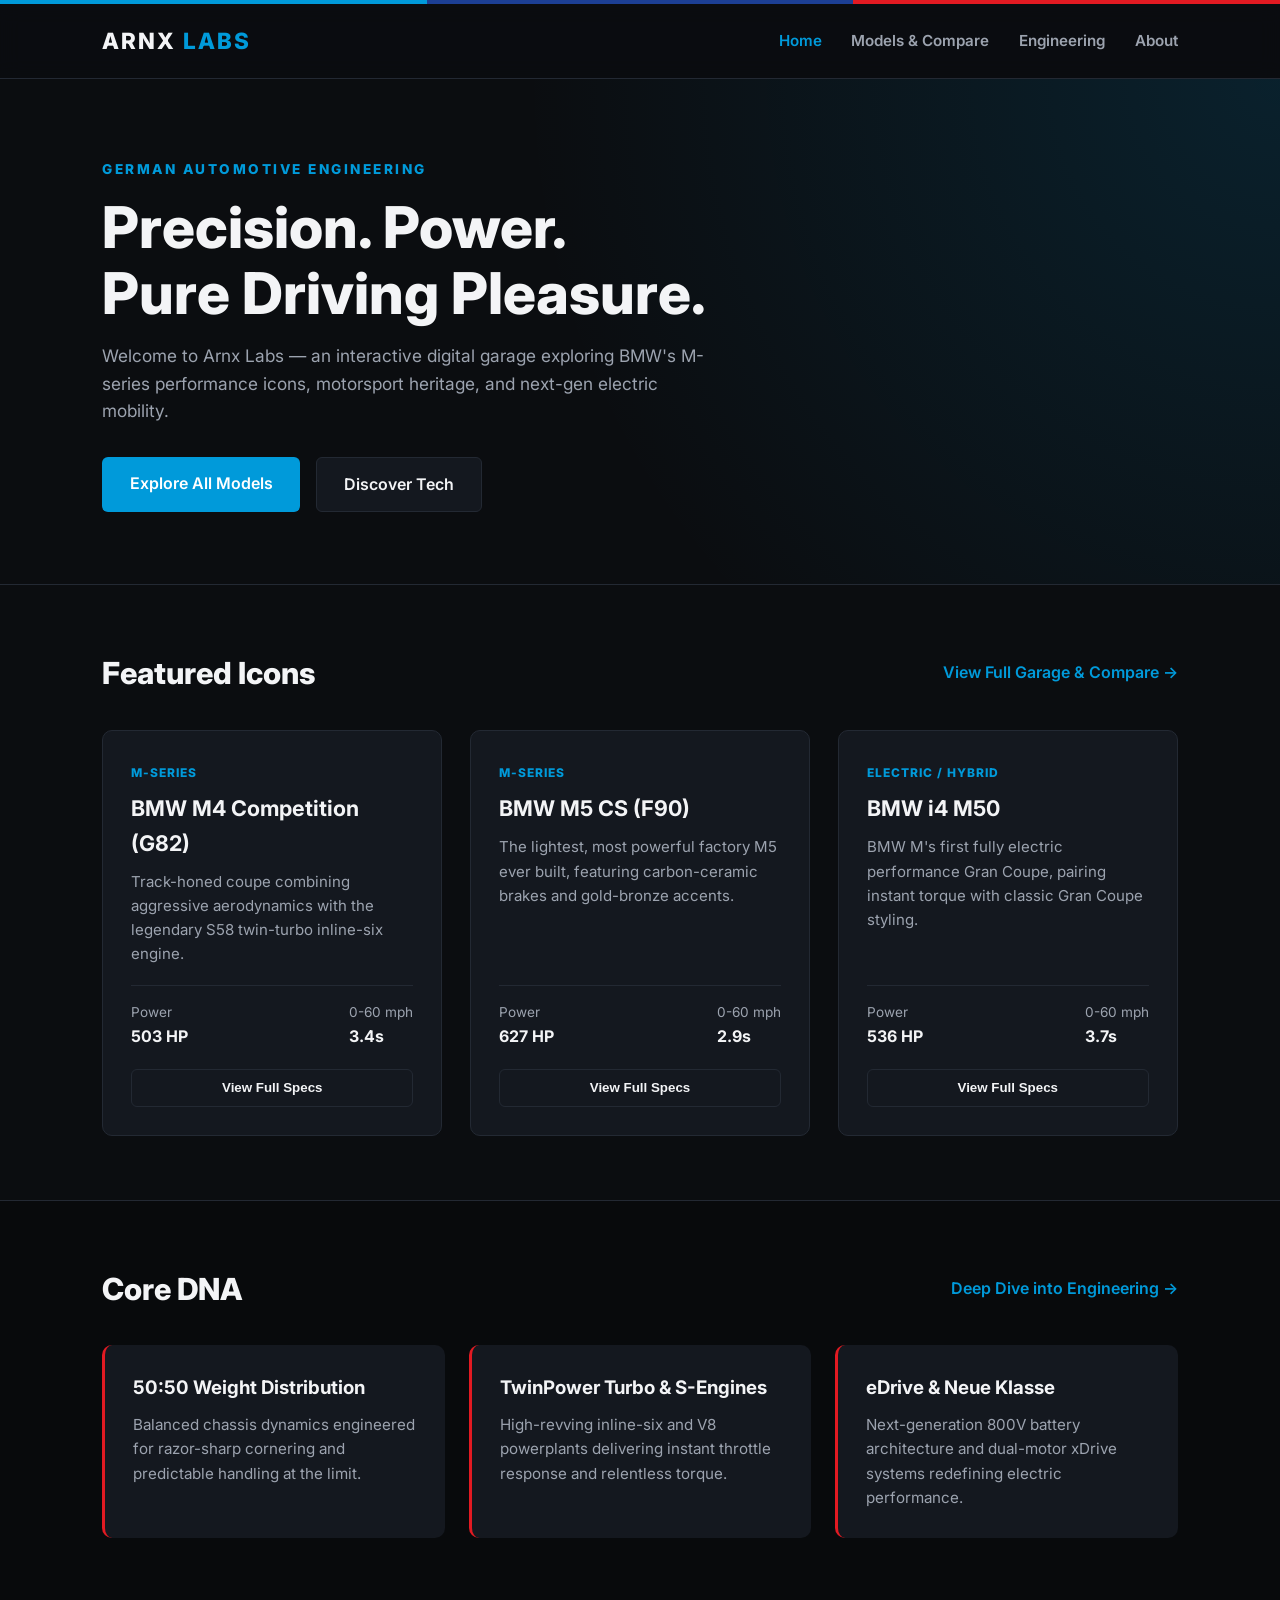
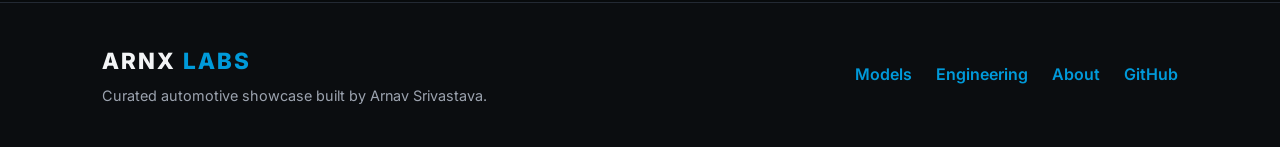
<file: index.html>
<!DOCTYPE html>
<html lang="en">
<head>
  <meta charset="UTF-8">
  <meta name="viewport" content="width=device-width, initial-scale=1.0">
  <title>Arnx Labs | BMW Engineering, M-Series & Automotive Showcase</title>
  <meta name="description" content="Arnx Labs — Diving deep into BMW's automotive innovation, M-series performance, electric mobility, and German engineering.">
  <meta name="keywords" content="Arnx Labs, BMW, BMW M4, BMW M5, BMW i8, German Engineering, BMW Specs">
  <meta name="author" content="Arnav Srivastava">
  <link rel="canonical" href="https://shrivastavarnav27-wq.github.io/Arnx-labs/">
  <link rel="preconnect" href="https://fonts.googleapis.com">
  <link rel="preconnect" href="https://fonts.gstatic.com" crossorigin>
  <link href="https://fonts.googleapis.com/css2?family=Inter:wght@400;600;800&display=swap" rel="stylesheet">
  <link rel="stylesheet" href="style.css">
</head>
<body>

  <div class="m-stripe">
    <span class="stripe-light-blue"></span>
    <span class="stripe-dark-blue"></span>
    <span class="stripe-red"></span>
  </div>

  <header class="navbar">
    <a href="index.html" class="logo">ARNX <span>LABS</span></a>
    <nav>
      <a href="index.html" class="active">Home</a>
      <a href="models.html">Models & Compare</a>
      <a href="engineering.html">Engineering</a>
      <a href="about.html">About</a>
    </nav>
  </header>

  <section class="hero">
    <div class="hero-content">
      <p class="tagline">GERMAN AUTOMOTIVE ENGINEERING</p>
      <h1>Precision. Power.<br>Pure Driving Pleasure.</h1>
      <p class="hero-desc">
        Welcome to Arnx Labs — an interactive digital garage exploring BMW's M-series performance icons, motorsport heritage, and next-gen electric mobility.
      </p>
      <div class="hero-actions">
        <a href="models.html" class="btn-primary">Explore All Models</a>
        <a href="engineering.html" class="btn-secondary">Discover Tech</a>
      </div>
    </div>
  </section>

  <!-- Featured Highlights -->
  <section class="container">
    <div class="section-header">
      <h2>Featured Icons</h2>
      <a href="models.html" class="view-all-link">View Full Garage & Compare &rarr;</a>
    </div>
    <div class="car-grid" id="featuredGrid"></div>
  </section>

  <!-- Quick Engineering Preview -->
  <section class="engineering-section">
    <div class="container">
      <div class="section-header">
        <h2>Core DNA</h2>
        <a href="engineering.html" class="view-all-link">Deep Dive into Engineering &rarr;</a>
      </div>
      <div class="pillars-grid">
        <div class="pillar-card">
          <h3>50:50 Weight Distribution</h3>
          <p>Balanced chassis dynamics engineered for razor-sharp cornering and predictable handling at the limit.</p>
        </div>
        <div class="pillar-card">
          <h3>TwinPower Turbo & S-Engines</h3>
          <p>High-revving inline-six and V8 powerplants delivering instant throttle response and relentless torque.</p>
        </div>
        <div class="pillar-card">
          <h3>eDrive & Neue Klasse</h3>
          <p>Next-generation 800V battery architecture and dual-motor xDrive systems redefining electric performance.</p>
        </div>
      </div>
    </div>
  </section>

  <footer>
    <div class="container footer-content">
      <div>
        <div class="logo">ARNX <span>LABS</span></div>
        <p>Curated automotive showcase built by Arnav Srivastava.</p>
      </div>
      <div class="footer-links">
        <a href="models.html">Models</a>
        <a href="engineering.html">Engineering</a>
        <a href="about.html">About</a>
        <a href="https://github.com/shrivastavarnav27-wq/Arnx-labs" target="_blank" rel="noopener noreferrer">GitHub</a>
      </div>
    </div>
  </footer>

  <!-- Spec Modal -->
  <div id="specModal" class="modal">
    <div class="modal-content">
      <span class="close-btn">&times;</span>
      <span id="modalCategory" class="badge"></span>
      <h2 id="modalTitle"></h2>
      <p id="modalDesc"></p>
      <div class="specs-table" id="modalSpecs"></div>
    </div>
  </div>

  <script src="script.js"></script>
</body>
</html>
</file>
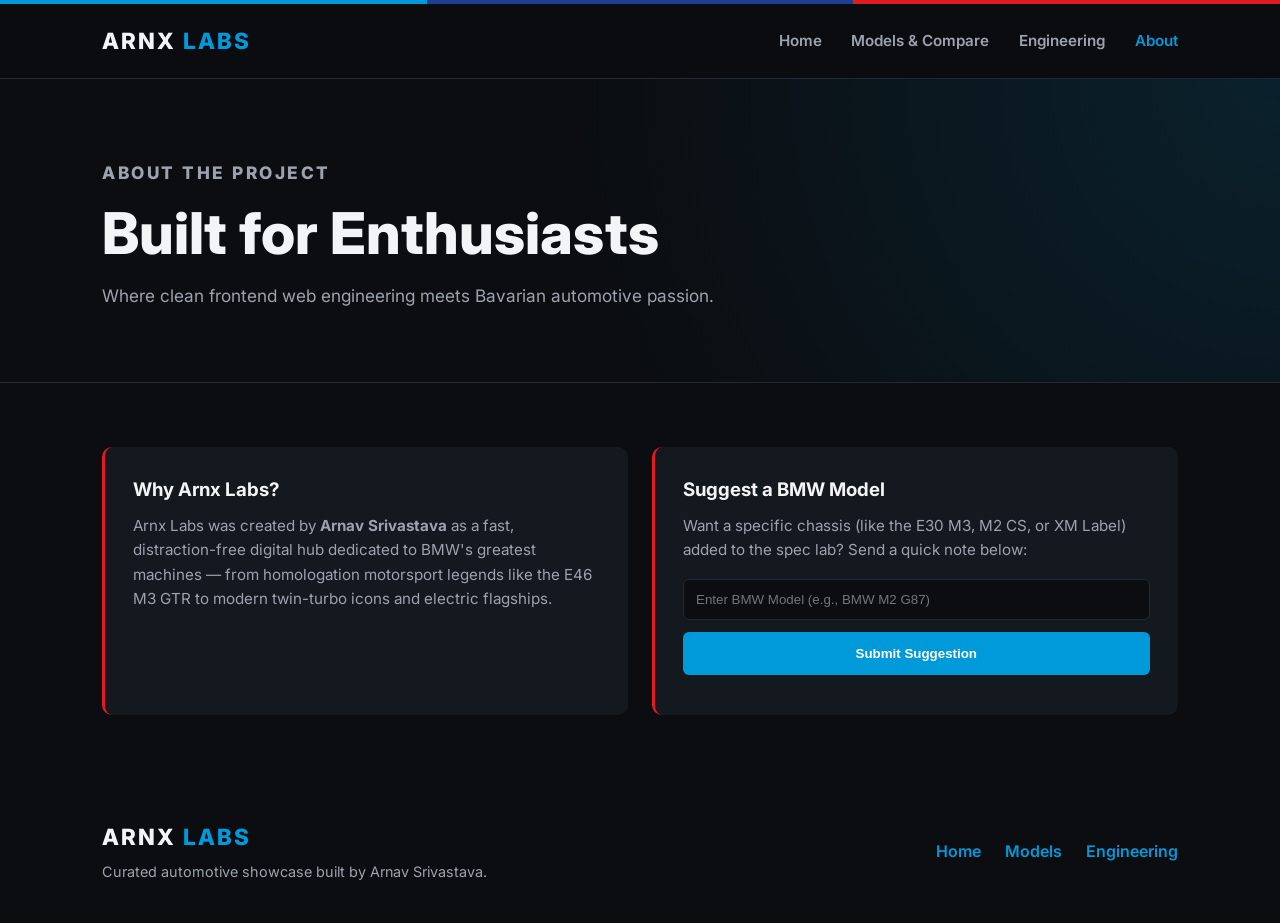
<file: about.html>
<!DOCTYPE html>
<html lang="en">
<head>
  <meta charset="UTF-8">
  <meta name="viewport" content="width=device-width, initial-scale=1.0">
  <title>About Arnx Labs | BMW Automotive Showcase</title>
  <meta name="description" content="Learn about Arnx Labs, created by Arnav Srivastava to celebrate BMW engineering, motorsport history, and web innovation.">
  <link href="https://fonts.googleapis.com/css2?family=Inter:wght@400;600;800&display=swap" rel="stylesheet">
  <link rel="stylesheet" href="style.css">
</head>
<body>

  <div class="m-stripe">
    <span class="stripe-light-blue"></span>
    <span class="stripe-dark-blue"></span>
    <span class="stripe-red"></span>
  </div>

  <header class="navbar">
    <a href="index.html" class="logo">ARNX <span>LABS</span></a>
    <nav>
      <a href="index.html">Home</a>
      <a href="models.html">Models & Compare</a>
      <a href="engineering.html">Engineering</a>
      <a href="about.html" class="active">About</a>
    </nav>
  </header>

  <section class="page-banner">
    <p class="tagline">ABOUT THE PROJECT</p>
    <h1>Built for Enthusiasts</h1>
    <p>Where clean frontend web engineering meets Bavarian automotive passion.</p>
  </section>

  <section class="container about-grid">
    <div class="pillar-card">
      <h3>Why Arnx Labs?</h3>
      <p>
        Arnx Labs was created by <strong>Arnav Srivastava</strong> as a fast, distraction-free digital hub dedicated to BMW's greatest machines — from homologation motorsport legends like the E46 M3 GTR to modern twin-turbo icons and electric flagships.
      </p>
    </div>

    <div class="pillar-card">
      <h3>Suggest a BMW Model</h3>
      <p>Want a specific chassis (like the E30 M3, M2 CS, or XM Label) added to the spec lab? Send a quick note below:</p>
      <form id="feedbackForm" class="feedback-form">
        <input type="text" id="modelSuggestion" placeholder="Enter BMW Model (e.g., BMW M2 G87)" required>
        <button type="submit" class="btn-primary">Submit Suggestion</button>
        <p id="formStatus" class="form-status"></p>
      </form>
    </div>
  </section>

  <footer>
    <div class="container footer-content">
      <div>
        <div class="logo">ARNX <span>LABS</span></div>
        <p>Curated automotive showcase built by Arnav Srivastava.</p>
      </div>
      <div class="footer-links">
        <a href="index.html">Home</a>
        <a href="models.html">Models</a>
        <a href="engineering.html">Engineering</a>
      </div>
    </div>
  </footer>

  <script src="script.js"></script>
</body>
</html>
</file>
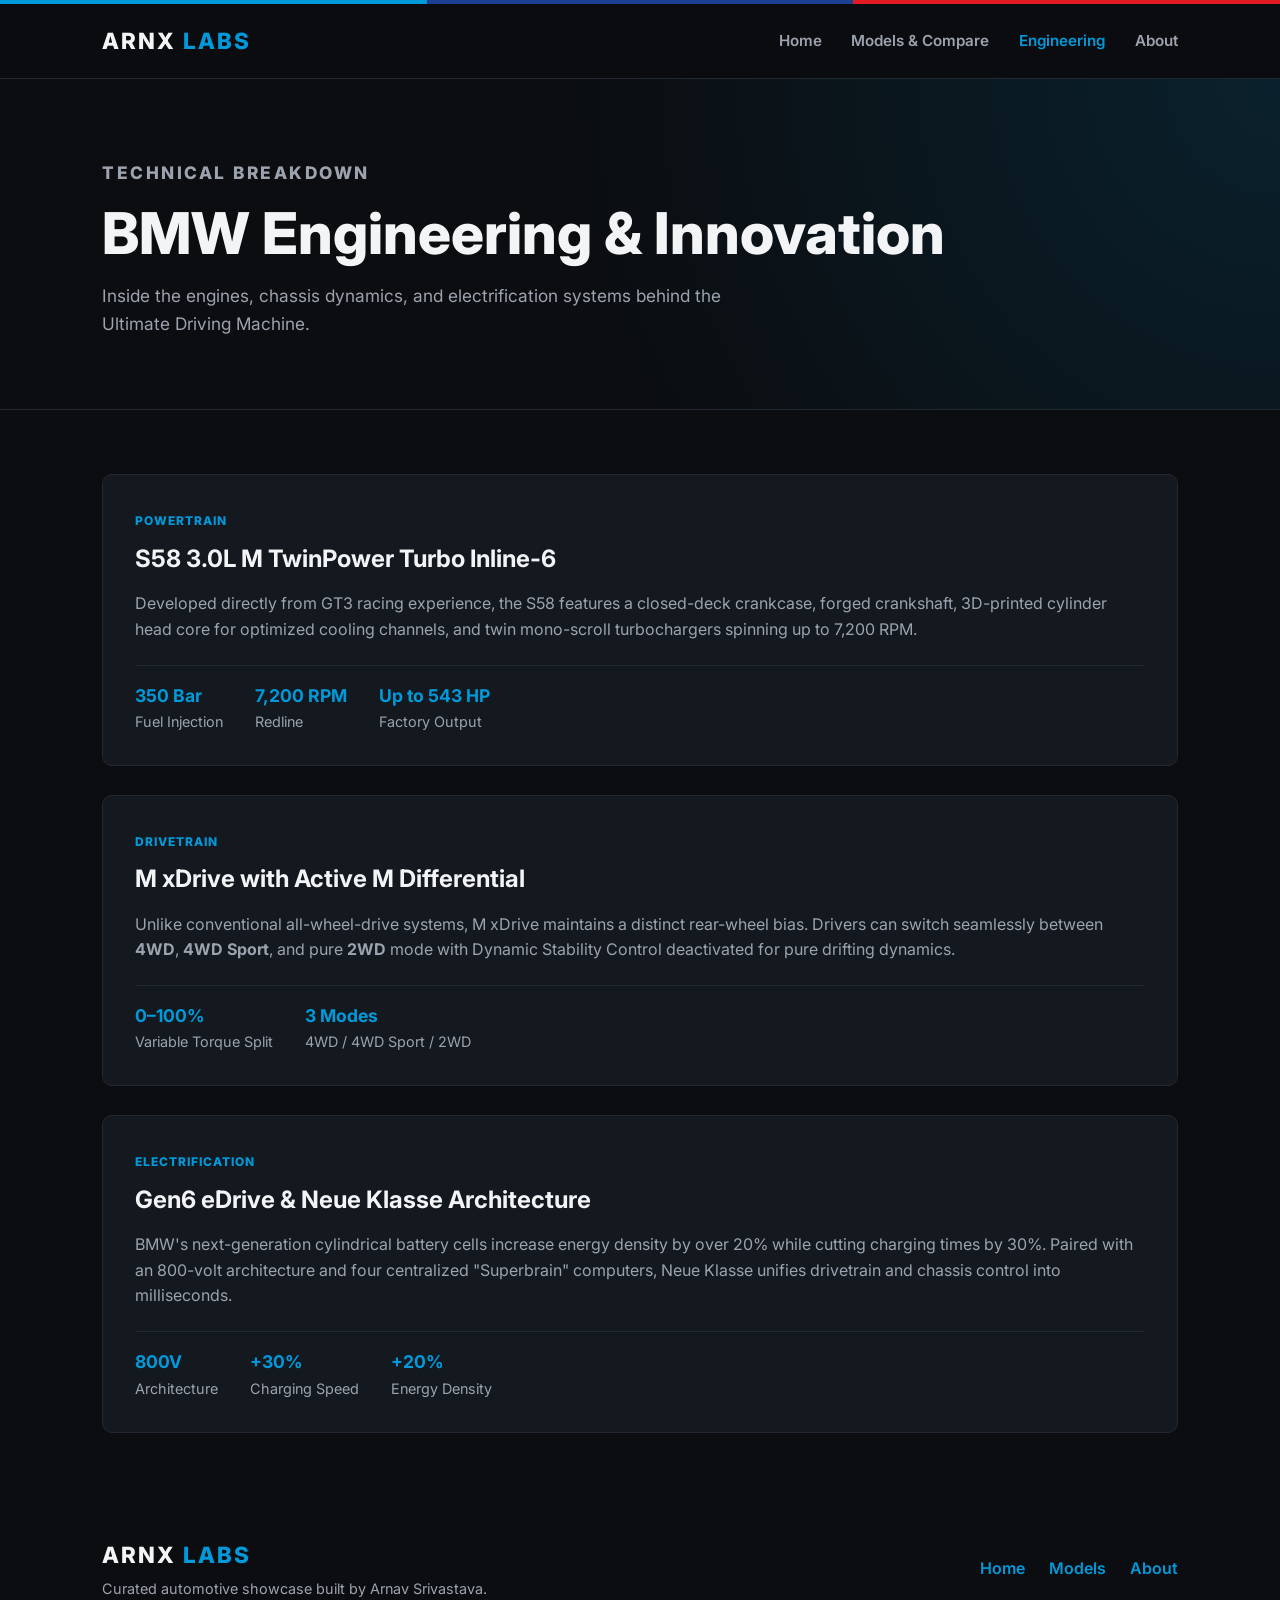
<file: engineering.html>
<!DOCTYPE html>
<html lang="en">
<head>
  <meta charset="UTF-8">
  <meta name="viewport" content="width=device-width, initial-scale=1.0">
  <title>BMW Engineering & Powertrains | Arnx Labs</title>
  <meta name="description" content="Explore BMW S58 inline-six engines, M xDrive all-wheel drive, CFRP carbon-core chassis, and Neue Klasse electric architecture.">
  <link href="https://fonts.googleapis.com/css2?family=Inter:wght@400;600;800&display=swap" rel="stylesheet">
  <link rel="stylesheet" href="style.css">
</head>
<body>

  <div class="m-stripe">
    <span class="stripe-light-blue"></span>
    <span class="stripe-dark-blue"></span>
    <span class="stripe-red"></span>
  </div>

  <header class="navbar">
    <a href="index.html" class="logo">ARNX <span>LABS</span></a>
    <nav>
      <a href="index.html">Home</a>
      <a href="models.html">Models & Compare</a>
      <a href="engineering.html" class="active">Engineering</a>
      <a href="about.html">About</a>
    </nav>
  </header>

  <section class="page-banner">
    <p class="tagline">TECHNICAL BREAKDOWN</p>
    <h1>BMW Engineering & Innovation</h1>
    <p>Inside the engines, chassis dynamics, and electrification systems behind the Ultimate Driving Machine.</p>
  </section>

  <section class="container">
    <div class="tech-list">
      <article class="tech-card">
        <span class="badge">POWERTRAIN</span>
        <h2>S58 3.0L M TwinPower Turbo Inline-6</h2>
        <p>
          Developed directly from GT3 racing experience, the S58 features a closed-deck crankcase, forged crankshaft, 3D-printed cylinder head core for optimized cooling channels, and twin mono-scroll turbochargers spinning up to 7,200 RPM.
        </p>
        <div class="tech-stats">
          <span><strong>350 Bar</strong> Fuel Injection</span>
          <span><strong>7,200 RPM</strong> Redline</span>
          <span><strong>Up to 543 HP</strong> Factory Output</span>
        </div>
      </article>

      <article class="tech-card">
        <span class="badge">DRIVETRAIN</span>
        <h2>M xDrive with Active M Differential</h2>
        <p>
          Unlike conventional all-wheel-drive systems, M xDrive maintains a distinct rear-wheel bias. Drivers can switch seamlessly between <strong>4WD</strong>, <strong>4WD Sport</strong>, and pure <strong>2WD</strong> mode with Dynamic Stability Control deactivated for pure drifting dynamics.
        </p>
        <div class="tech-stats">
          <span><strong>0–100%</strong> Variable Torque Split</span>
          <span><strong>3 Modes</strong> 4WD / 4WD Sport / 2WD</span>
        </div>
      </article>

      <article class="tech-card">
        <span class="badge">ELECTRIFICATION</span>
        <h2>Gen6 eDrive & Neue Klasse Architecture</h2>
        <p>
          BMW's next-generation cylindrical battery cells increase energy density by over 20% while cutting charging times by 30%. Paired with an 800-volt architecture and four centralized "Superbrain" computers, Neue Klasse unifies drivetrain and chassis control into milliseconds.
        </p>
        <div class="tech-stats">
          <span><strong>800V</strong> Architecture</span>
          <span><strong>+30%</strong> Charging Speed</span>
          <span><strong>+20%</strong> Energy Density</span>
        </div>
      </article>
    </div>
  </section>

  <footer>
    <div class="container footer-content">
      <div>
        <div class="logo">ARNX <span>LABS</span></div>
        <p>Curated automotive showcase built by Arnav Srivastava.</p>
      </div>
      <div class="footer-links">
        <a href="index.html">Home</a>
        <a href="models.html">Models</a>
        <a href="about.html">About</a>
      </div>
    </div>
  </footer>

</body>
</html>
</file>
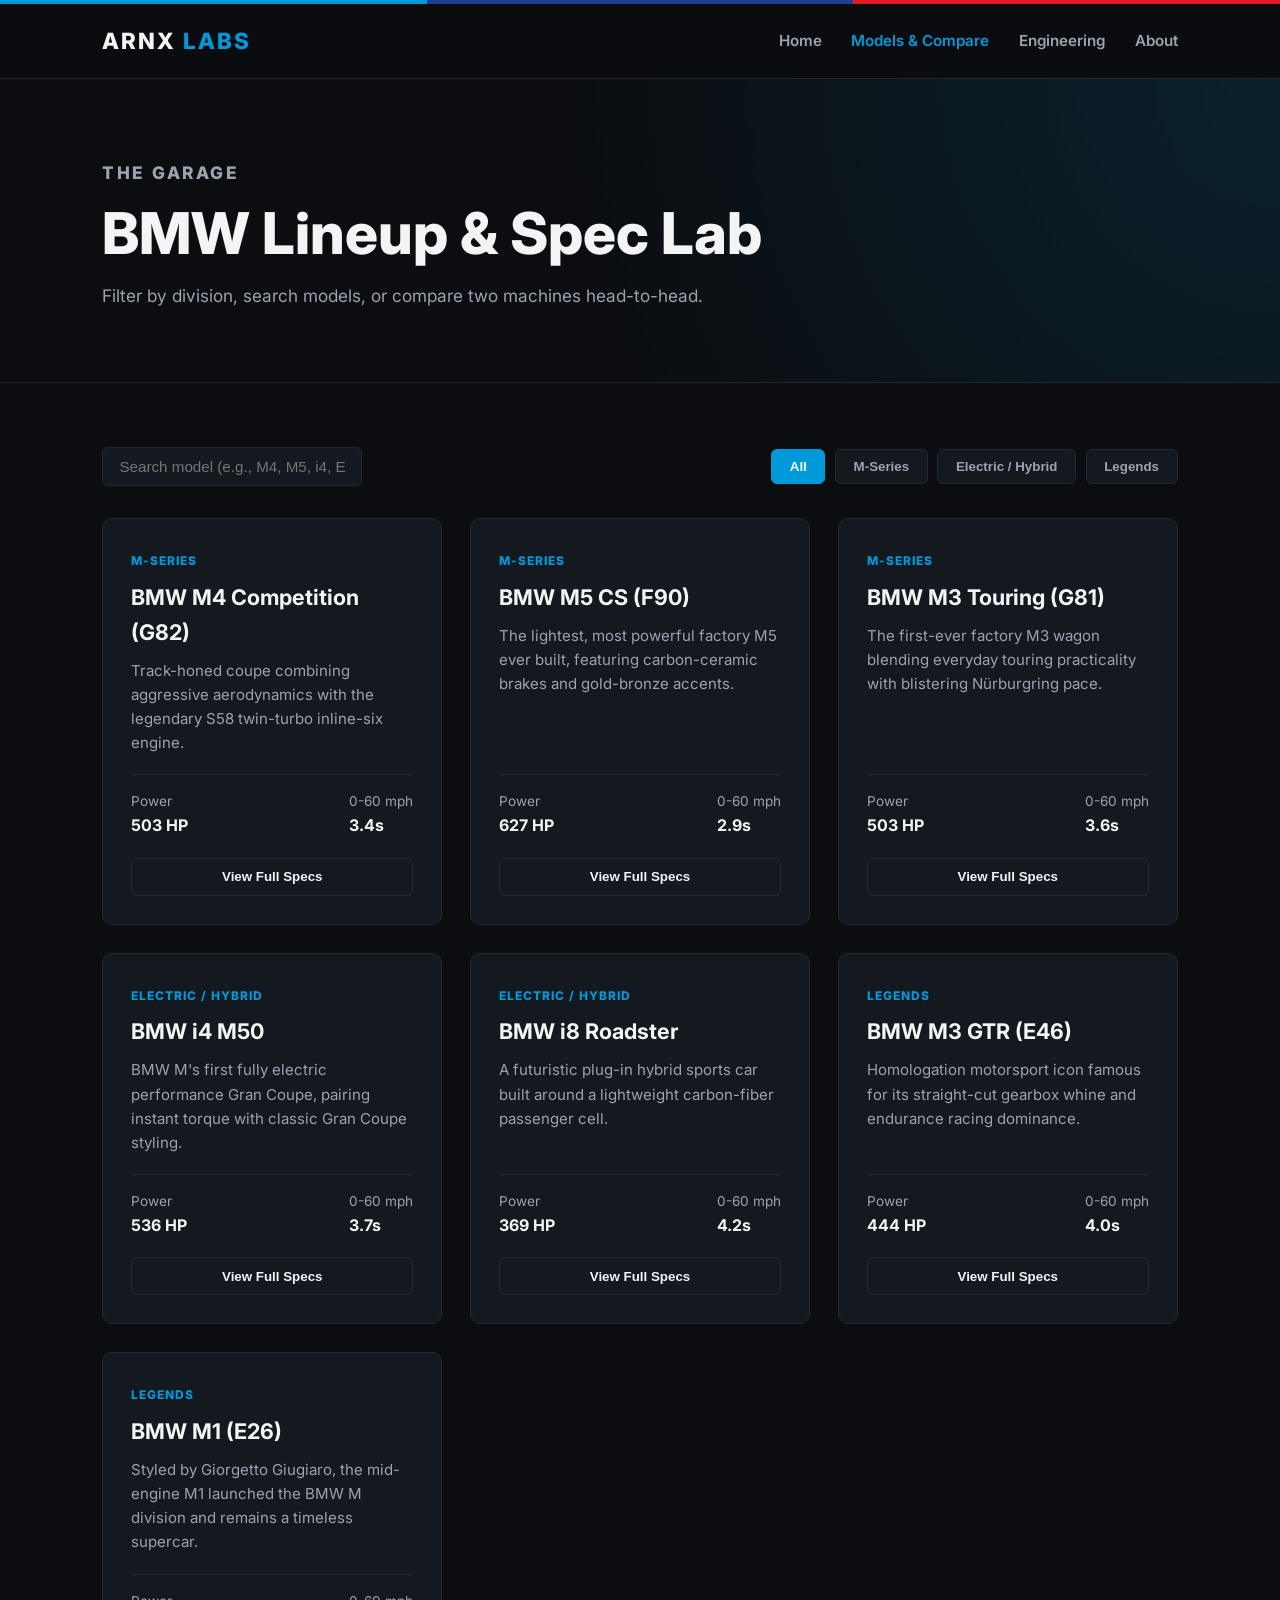
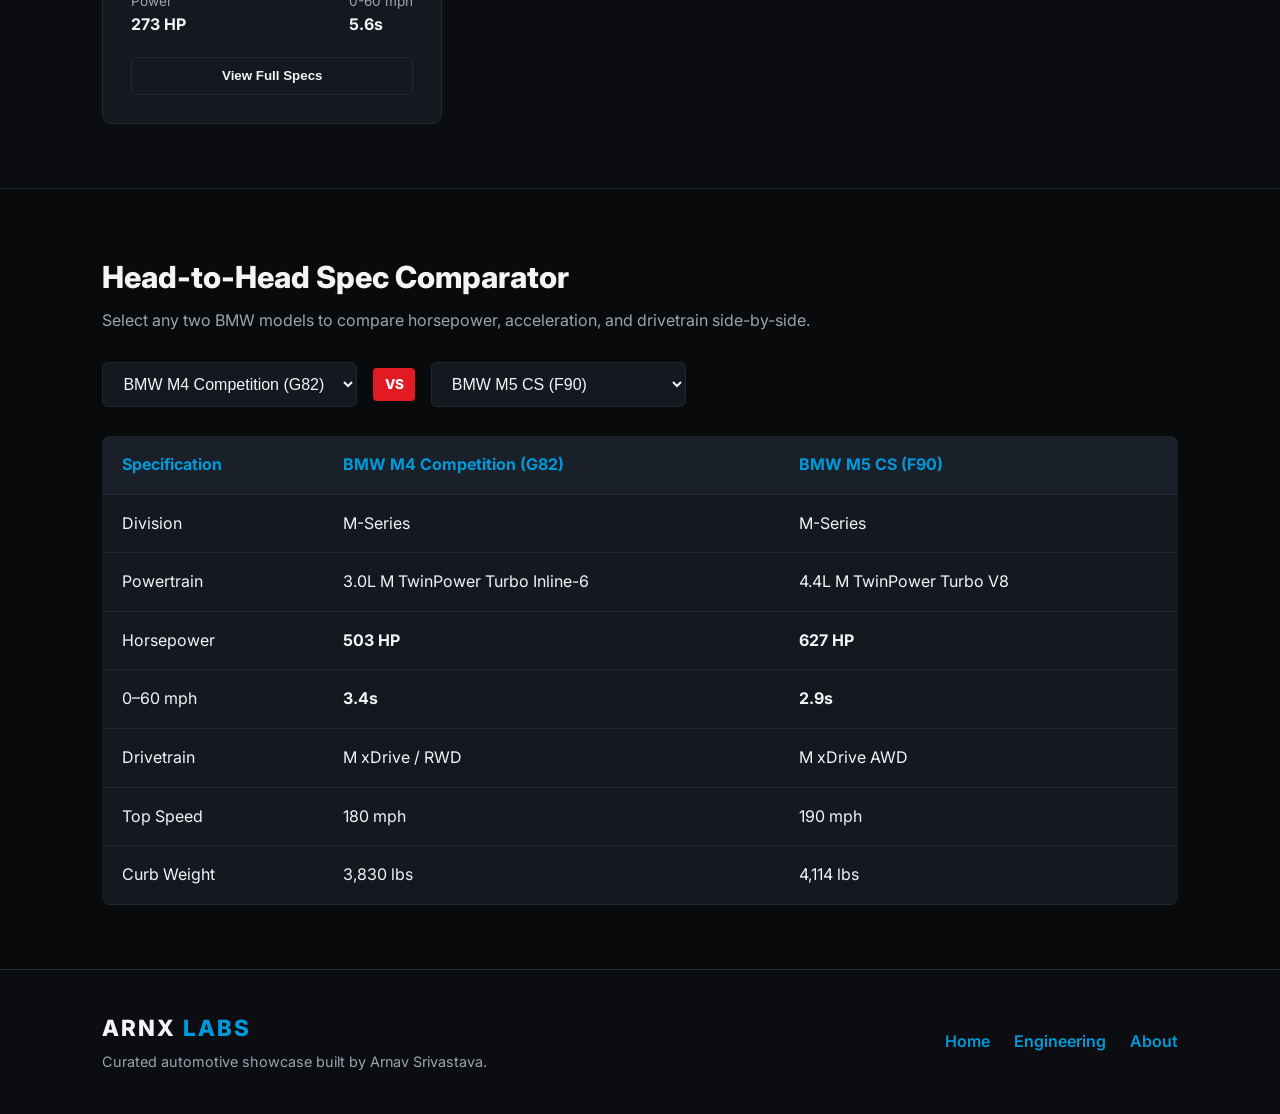
<file: models.html>
<!DOCTYPE html>
<html lang="en">
<head>
  <meta charset="UTF-8">
  <meta name="viewport" content="width=device-width, initial-scale=1.0">
  <title>BMW Models & Spec Comparison | Arnx Labs</title>
  <meta name="description" content="Explore, filter, and compare BMW M-Series, electric i-Series, and classic legends side-by-side at Arnx Labs.">
  <link href="https://fonts.googleapis.com/css2?family=Inter:wght@400;600;800&display=swap" rel="stylesheet">
  <link rel="stylesheet" href="style.css">
</head>
<body>

  <div class="m-stripe">
    <span class="stripe-light-blue"></span>
    <span class="stripe-dark-blue"></span>
    <span class="stripe-red"></span>
  </div>

  <header class="navbar">
    <a href="index.html" class="logo">ARNX <span>LABS</span></a>
    <nav>
      <a href="index.html">Home</a>
      <a href="models.html" class="active">Models & Compare</a>
      <a href="engineering.html">Engineering</a>
      <a href="about.html">About</a>
    </nav>
  </header>

  <section class="page-banner">
    <p class="tagline">THE GARAGE</p>
    <h1>BMW Lineup & Spec Lab</h1>
    <p>Filter by division, search models, or compare two machines head-to-head.</p>
  </section>

  <!-- Search & Filter Controls -->
  <section class="container">
    <div class="controls-bar">
      <input type="text" id="searchInput" class="search-box" placeholder="Search model (e.g., M4, M5, i4, E46)...">
      <div class="filter-buttons">
        <button class="filter-btn active" data-filter="all">All</button>
        <button class="filter-btn" data-filter="m-series">M-Series</button>
        <button class="filter-btn" data-filter="electric">Electric / Hybrid</button>
        <button class="filter-btn" data-filter="classic">Legends</button>
      </div>
    </div>

    <div class="car-grid" id="carGrid"></div>
  </section>

  <!-- Head-to-Head Comparison Tool -->
  <section class="engineering-section">
    <div class="container">
      <h2>Head-to-Head Spec Comparator</h2>
      <p class="sub-text">Select any two BMW models to compare horsepower, acceleration, and drivetrain side-by-side.</p>
      
      <div class="compare-selectors">
        <select id="carSelect1" class="car-select"></select>
        <span class="vs-badge">VS</span>
        <select id="carSelect2" class="car-select"></select>
      </div>

      <div class="compare-table-wrapper">
        <table class="compare-table" id="compareTable">
          <!-- Populated dynamically by script.js -->
        </table>
      </div>
    </div>
  </section>

  <footer>
    <div class="container footer-content">
      <div>
        <div class="logo">ARNX <span>LABS</span></div>
        <p>Curated automotive showcase built by Arnav Srivastava.</p>
      </div>
      <div class="footer-links">
        <a href="index.html">Home</a>
        <a href="engineering.html">Engineering</a>
        <a href="about.html">About</a>
      </div>
    </div>
  </footer>

  <!-- Spec Modal -->
  <div id="specModal" class="modal">
    <div class="modal-content">
      <span class="close-btn">&times;</span>
      <span id="modalCategory" class="badge"></span>
      <h2 id="modalTitle"></h2>
      <p id="modalDesc"></p>
      <div class="specs-table" id="modalSpecs"></div>
    </div>
  </div>

  <script src="script.js"></script>
</body>
</html>
</file>
<file: style.css>
:root {
  --bg-dark: #0b0d10;
  --bg-card: #14181f;
  --text-main: #f3f4f6;
  --text-muted: #9ca3af;
  --m-light-blue: #009ada;
  --m-dark-blue: #1c3f94;
  --m-red: #e21a22;
  --border-color: #232933;
}

* { margin: 0; padding: 0; box-sizing: border-box; }
html { scroll-behavior: smooth; }

body {
  font-family: 'Inter', sans-serif;
  background-color: var(--bg-dark);
  color: var(--text-main);
  line-height: 1.6;
}

.m-stripe { display: flex; height: 4px; width: 100%; }
.stripe-light-blue { flex: 1; background: var(--m-light-blue); }
.stripe-dark-blue { flex: 1; background: var(--m-dark-blue); }
.stripe-red { flex: 1; background: var(--m-red); }

/* Navbar */
.navbar {
  display: flex;
  justify-content: space-between;
  align-items: center;
  padding: 1.2rem 8%;
  background: rgba(11, 13, 16, 0.94);
  backdrop-filter: blur(10px);
  position: sticky;
  top: 0;
  z-index: 100;
  border-bottom: 1px solid var(--border-color);
  flex-wrap: wrap;
  gap: 1rem;
}

.logo {
  font-weight: 800;
  font-size: 1.4rem;
  letter-spacing: 2px;
  color: var(--text-main);
  text-decoration: none;
}
.logo span { color: var(--m-light-blue); }

.navbar nav a {
  color: var(--text-muted);
  text-decoration: none;
  margin-left: 1.6rem;
  font-weight: 600;
  font-size: 0.95rem;
  transition: color 0.2s;
}
.navbar nav a:hover, .navbar nav a.active { color: var(--m-light-blue); }

/* Hero & Page Banners */
.hero, .page-banner {
  padding: 5rem 8% 4.5rem;
  background: radial-gradient(circle at top right, rgba(0, 154, 218, 0.14), transparent 55%);
  border-bottom: 1px solid var(--border-color);
}
.hero-content { max-width: 680px; }

.tagline {
  color: var(--m-light-blue);
  font-weight: 800;
  font-size: 0.85rem;
  letter-spacing: 2.5px;
  margin-bottom: 0.8rem;
}

.hero h1, .page-banner h1 {
  font-size: clamp(2.2rem, 5vw, 3.6rem);
  font-weight: 800;
  line-height: 1.15;
  margin-bottom: 1rem;
}

.hero-desc, .page-banner p {
  color: var(--text-muted);
  font-size: 1.08rem;
  max-width: 620px;
}

.hero-actions {
  display: flex;
  gap: 1rem;
  margin-top: 2rem;
  flex-wrap: wrap;
}

.btn-primary, .btn-secondary {
  display: inline-block;
  padding: 0.85rem 1.7rem;
  border-radius: 6px;
  text-decoration: none;
  font-weight: 600;
  border: none;
  cursor: pointer;
  transition: transform 0.2s, background 0.2s;
}
.btn-primary { background: var(--m-light-blue); color: #fff; }
.btn-primary:hover { background: #007eb3; transform: translateY(-2px); }
.btn-secondary { background: var(--bg-card); color: var(--text-main); border: 1px solid var(--border-color); }
.btn-secondary:hover { border-color: var(--m-light-blue); }

/* Containers */
.container { padding: 4rem 8%; }
.section-header {
  display: flex;
  justify-content: space-between;
  align-items: center;
  flex-wrap: wrap;
  gap: 1rem;
  margin-bottom: 2rem;
}
.section-header h2, .engineering-section h2 { font-size: 1.9rem; font-weight: 800; }
.view-all-link { color: var(--m-light-blue); text-decoration: none; font-weight: 600; }
.sub-text { color: var(--text-muted); margin-top: 0.4rem; margin-bottom: 1.8rem; }

/* Search & Filters */
.controls-bar {
  display: flex;
  justify-content: space-between;
  align-items: center;
  flex-wrap: wrap;
  gap: 1rem;
  margin-bottom: 2rem;
}

.search-box {
  background: var(--bg-card);
  border: 1px solid var(--border-color);
  color: var(--text-main);
  padding: 0.65rem 1rem;
  border-radius: 6px;
  min-width: 260px;
  font-size: 0.95rem;
}
.search-box:focus { outline: none; border-color: var(--m-light-blue); }

.filter-buttons { display: flex; gap: 0.6rem; flex-wrap: wrap; }
.filter-btn {
  background: var(--bg-card);
  color: var(--text-muted);
  border: 1px solid var(--border-color);
  padding: 0.55rem 1.1rem;
  border-radius: 6px;
  cursor: pointer;
  font-weight: 600;
}
.filter-btn.active, .filter-btn:hover {
  background: var(--m-light-blue);
  color: #fff;
  border-color: var(--m-light-blue);
}

/* Car Cards */
.car-grid {
  display: grid;
  grid-template-columns: repeat(auto-fit, minmax(290px, 1fr));
  gap: 1.75rem;
}

.car-card {
  background: var(--bg-card);
  border: 1px solid var(--border-color);
  border-radius: 10px;
  padding: 1.75rem;
  display: flex;
  flex-direction: column;
  justify-content: space-between;
  transition: transform 0.25s, border-color 0.25s;
}
.car-card:hover { transform: translateY(-4px); border-color: var(--m-light-blue); }

.badge {
  display: inline-block;
  font-size: 0.75rem;
  font-weight: 800;
  text-transform: uppercase;
  letter-spacing: 1px;
  color: var(--m-light-blue);
  margin-bottom: 0.6rem;
}

.car-card h3 { font-size: 1.35rem; margin-bottom: 0.6rem; }
.car-card p { color: var(--text-muted); font-size: 0.94rem; margin-bottom: 1.2rem; }

.quick-specs {
  display: flex;
  justify-content: space-between;
  padding-top: 1rem;
  border-top: 1px solid var(--border-color);
  font-size: 0.85rem;
  color: var(--text-muted);
  margin-bottom: 1.2rem;
}
.quick-specs strong { color: var(--text-main); display: block; font-size: 1rem; }

.btn-outline {
  width: 100%;
  background: transparent;
  color: var(--text-main);
  border: 1px solid var(--border-color);
  padding: 0.65rem;
  border-radius: 6px;
  cursor: pointer;
  font-weight: 600;
}
.btn-outline:hover { background: var(--border-color); }

/* Comparison Table */
.compare-selectors {
  display: flex;
  align-items: center;
  gap: 1rem;
  flex-wrap: wrap;
  margin-bottom: 1.8rem;
}
.car-select {
  background: var(--bg-card);
  color: var(--text-main);
  border: 1px solid var(--border-color);
  padding: 0.75rem 1rem;
  border-radius: 6px;
  font-size: 1rem;
  min-width: 240px;
}
.vs-badge {
  background: var(--m-red);
  color: #fff;
  font-weight: 800;
  padding: 0.35rem 0.7rem;
  border-radius: 4px;
  font-size: 0.85rem;
}
.compare-table-wrapper { overflow-x: auto; }
.compare-table {
  width: 100%;
  border-collapse: collapse;
  background: var(--bg-card);
  border-radius: 8px;
  overflow: hidden;
}
.compare-table th, .compare-table td {
  padding: 1rem 1.2rem;
  text-align: left;
  border-bottom: 1px solid var(--border-color);
}
.compare-table th { background: #1a2029; color: var(--m-light-blue); }

/* Engineering & Tech Cards */
.engineering-section {
  background: #080a0c;
  border-top: 1px solid var(--border-color);
  border-bottom: 1px solid var(--border-color);
}
.pillars-grid, .about-grid {
  display: grid;
  grid-template-columns: repeat(auto-fit, minmax(280px, 1fr));
  gap: 1.5rem;
}
.pillar-card {
  background: var(--bg-card);
  padding: 1.75rem;
  border-radius: 10px;
  border-left: 3px solid var(--m-red);
}
.pillar-card h3 { margin-bottom: 0.6rem; }
.pillar-card p { color: var(--text-muted); font-size: 0.95rem; }

.tech-list { display: flex; flex-direction: column; gap: 1.8rem; }
.tech-card {
  background: var(--bg-card);
  border: 1px solid var(--border-color);
  border-radius: 10px;
  padding: 2rem;
}
.tech-card h2 { margin-bottom: 0.8rem; }
.tech-card p { color: var(--text-muted); margin-bottom: 1.4rem; }
.tech-stats { display: flex; gap: 2rem; flex-wrap: wrap; border-top: 1px solid var(--border-color); padding-top: 1rem; }
.tech-stats span { color: var(--text-muted); font-size: 0.9rem; }
.tech-stats strong { color: var(--m-light-blue); display: block; font-size: 1.1rem; }

/* About Form */
.feedback-form { display: flex; flex-direction: column; gap: 0.8rem; margin-top: 1rem; }
.feedback-form input {
  background: var(--bg-dark);
  border: 1px solid var(--border-color);
  color: var(--text-main);
  padding: 0.75rem;
  border-radius: 6px;
}
.form-status { color: var(--m-light-blue); font-size: 0.9rem; font-weight: 600; }

/* Footer */
.footer-content {
  display: flex;
  justify-content: space-between;
  align-items: center;
  flex-wrap: wrap;
  gap: 1rem;
  padding-top: 2.5rem;
  padding-bottom: 2.5rem;
}
.footer-content p { color: var(--text-muted); font-size: 0.9rem; margin-top: 0.3rem; }
.footer-links { display: flex; gap: 1.5rem; }
.footer-links a { color: var(--m-light-blue); text-decoration: none; font-weight: 600; }

/* Modal */
.modal {
  display: none;
  position: fixed;
  inset: 0;
  background: rgba(0, 0, 0, 0.82);
  z-index: 200;
  justify-content: center;
  align-items: center;
  padding: 1rem;
}
.modal-content {
  background: var(--bg-card);
  border: 1px solid var(--border-color);
  border-radius: 12px;
  max-width: 500px;
  width: 100%;
  padding: 2rem;
  position: relative;
}
.close-btn { position: absolute; top: 1.2rem; right: 1.5rem; font-size: 1.6rem; cursor: pointer; color: var(--text-muted); }
.modal-content h2 { margin-bottom: 0.75rem; }
.modal-content p { color: var(--text-muted); margin-bottom: 1.5rem; }
.specs-table {
  display: grid;
  grid-template-columns: 1fr 1fr;
  gap: 1rem;
  background: var(--bg-dark);
  padding: 1rem;
  border-radius: 8px;
}
.spec-item span { display: block; font-size: 0.8rem; color: var(--text-muted); }
</file>
